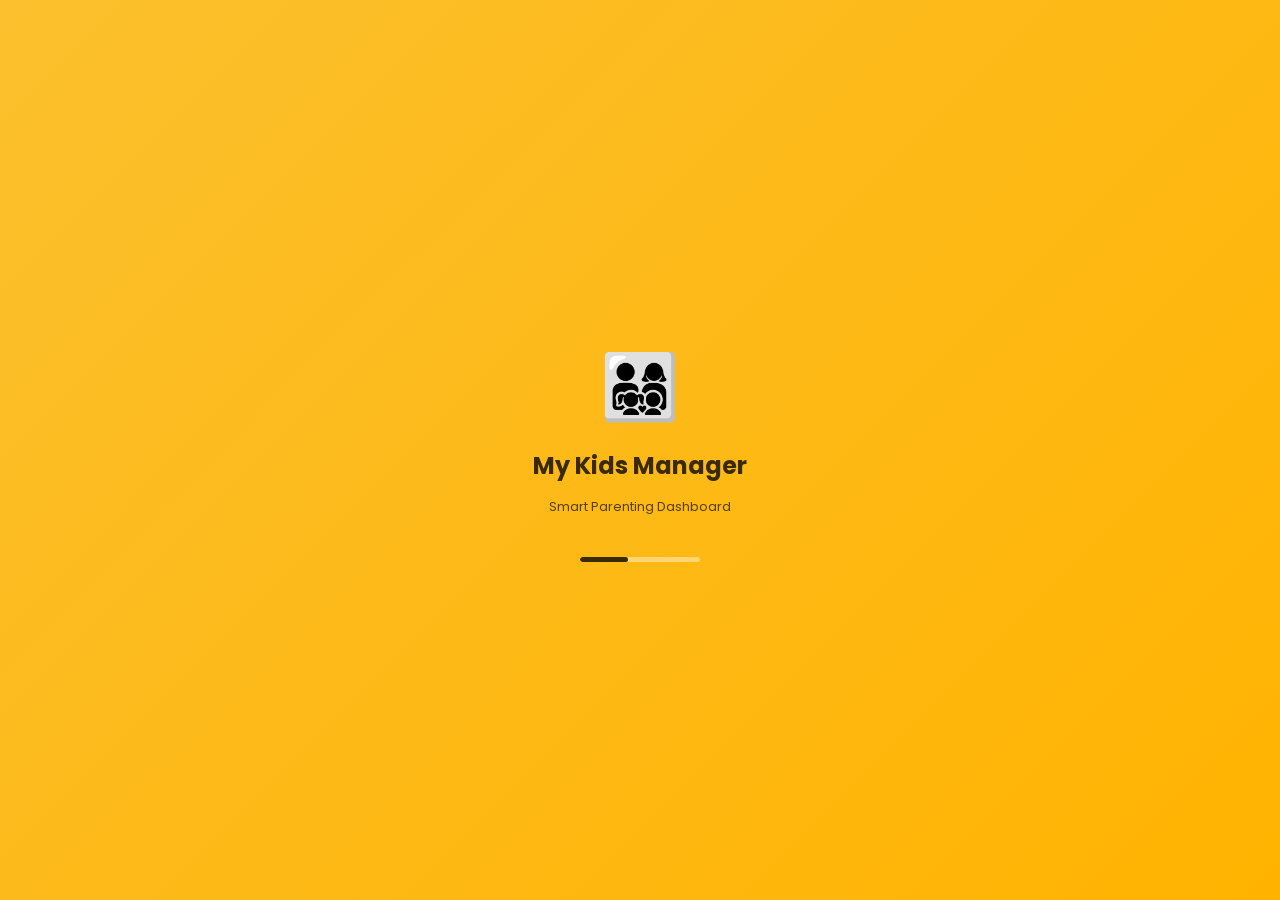
<file: index.html>
<!DOCTYPE html>
<html lang="id">
<head>
<meta charset="UTF-8">
<meta name="viewport" content="width=device-width, initial-scale=1.0, viewport-fit=cover">
<title>My Kids Manager</title>
<meta name="theme-color" content="#FBC02D">
<link rel="manifest" href="manifest.json">
<link rel="preconnect" href="https://fonts.googleapis.com">
<link href="https://fonts.googleapis.com/css2?family=Poppins:wght@400;500;600;700;800&display=swap" rel="stylesheet">
<link rel="stylesheet" href="css/style.css">
<link rel="stylesheet" href="css/responsive.css">
</head>
<body class="no-nav">
  <div class="splash fade-in">
    <div class="logo-emoji">👨‍👩‍👧‍👦</div>
    <h1>My Kids Manager</h1>
    <p>Smart Parenting Dashboard</p>
    <div class="splash-loader"></div>
  </div>

  <script src="js/config.js"></script>
<script src="js/app.js"></script>
  <script>
    setTimeout(() => {
      const session = App.getSession();
      location.href = session ? "dashboard.html" : "login.html";
    }, 1400);
  </script>
</body>
</html>
</file>
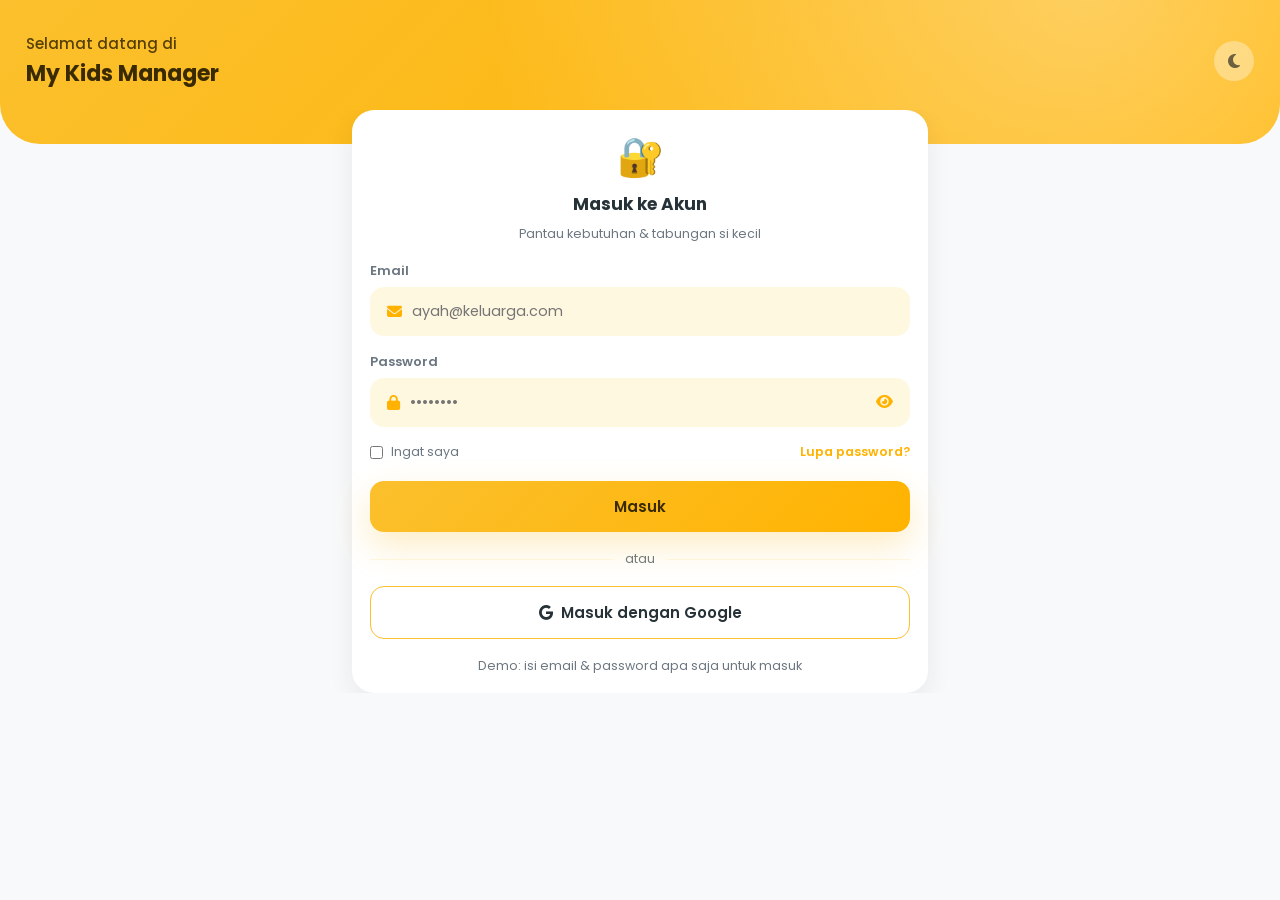
<file: dashboard.html>
<!DOCTYPE html>
<html lang="id">
<head>
<meta charset="UTF-8">
<meta name="viewport" content="width=device-width, initial-scale=1.0, viewport-fit=cover">
<title>Dashboard — My Kids Manager</title>
<meta name="theme-color" content="#FBC02D">
<link rel="manifest" href="manifest.json">
<link rel="preconnect" href="https://fonts.googleapis.com">
<link href="https://fonts.googleapis.com/css2?family=Poppins:wght@400;500;600;700;800&display=swap" rel="stylesheet">
<link rel="stylesheet" href="https://cdnjs.cloudflare.com/ajax/libs/font-awesome/6.5.1/css/all.min.css">
<link rel="stylesheet" href="css/style.css">
<link rel="stylesheet" href="css/responsive.css">
</head>
<body>

<header class="app-header">
  <div class="header-row">
    <div>
      <div class="greeting" id="greetingText">Halo 👋</div>
      <h1>My Kids Manager</h1>
    </div>
    <div class="flex gap-8">
      <button class="header-icon-btn" data-toggle-theme aria-label="Ganti tema"></button>
      <button class="header-icon-btn" id="logoutBtn" aria-label="Keluar"><i class="fa-solid fa-right-from-bracket"></i></button>
    </div>
  </div>
</header>

<main class="container floating-card" data-ptr>

  <!-- Family profile card -->
  <div class="card card-glass slide-up" id="familyCard"></div>

  <!-- Child cards -->
  <div class="section-title"><h2>Anak-anak</h2></div>
  <div class="stagger" id="childrenList" style="display:flex;flex-direction:column;gap:14px;"></div>

  <!-- Ringkasan hari ini -->
  <div class="section-title"><h2>Ringkasan Hari Ini</h2></div>
  <div class="hscroll" id="summaryScroll"></div>

  <!-- Menu utama -->
  <div class="section-title"><h2>Menu Utama</h2></div>
  <div class="menu-grid">
    <a href="wallet.html" class="menu-item"><span class="menu-icon">💰</span>Wallet</a>
    <a href="saving.html" class="menu-item"><span class="menu-icon">🏦</span>Tabungan</a>
    <a href="needs.html" class="menu-item"><span class="menu-icon">🛒</span>Kebutuhan</a>
    <a href="school.html" class="menu-item"><span class="menu-icon">📚</span>Sekolah</a>
    <a href="health.html" class="menu-item"><span class="menu-icon">❤️</span>Kesehatan</a>
    <a href="wishlist.html" class="menu-item"><span class="menu-icon">🎁</span>Wishlist</a>
    <a href="#" class="menu-item" data-soon><span class="menu-icon">📝</span>Catatan</a>
    <a href="report.html" class="menu-item"><span class="menu-icon">📊</span>Laporan</a>
    <a href="#" class="menu-item" data-soon><span class="menu-icon">⚙️</span>Pengaturan</a>
    <a href="profile.html" class="menu-item"><span class="menu-icon">👨‍👩‍👧</span>Profil Anak</a>
  </div>

  <!-- Timeline -->
  <div class="section-title"><h2>Aktivitas Terbaru</h2><a href="report.html">Lihat semua</a></div>
  <div class="card" id="timelineCard"></div>

</main>

<nav class="bottom-nav">
  <a href="dashboard.html" class="nav-item" data-page="dashboard.html"><i class="fa-solid fa-house"></i>Home</a>
  <a href="wallet.html" class="nav-item" data-page="wallet.html"><i class="fa-solid fa-wallet"></i>Wallet</a>
  <a href="#" class="nav-fab ripple" id="quickActionBtn"><i class="fa-solid fa-plus"></i></a>
  <a href="report.html" class="nav-item" data-page="report.html"><i class="fa-solid fa-chart-simple"></i>Laporan</a>
  <a href="profile.html" class="nav-item" data-page="profile.html"><i class="fa-solid fa-user"></i>Profil</a>
</nav>

<!-- Quick action sheet -->
<div id="quickSheet" class="quick-sheet" style="display:none;position:fixed;inset:0;z-index:150;">
  <div class="quick-backdrop" style="position:absolute;inset:0;background:rgba(0,0,0,.4);"></div>
  <div class="card slide-up" style="position:absolute;left:12px;right:12px;bottom:96px;max-width:456px;margin:0 auto;">
    <h3 class="fw-700" style="margin-bottom:12px;">Aksi Cepat</h3>
    <div style="display:grid;grid-template-columns:1fr 1fr;gap:10px;">
      <a href="wallet.html?action=topup" class="btn btn-ghost ripple">💰 Top Up</a>
      <a href="wallet.html?action=expense" class="btn btn-ghost ripple">🧾 Pengeluaran</a>
      <a href="saving.html?action=save" class="btn btn-ghost ripple">🏦 Menabung</a>
      <a href="wishlist.html?action=add" class="btn btn-ghost ripple">🎁 Wishlist</a>
      <a href="needs.html?action=add" class="btn btn-ghost ripple">🛒 Kebutuhan</a>
      <a href="#" id="closeSheet" class="btn btn-outline ripple">Tutup</a>
    </div>
  </div>
</div>

<script src="js/config.js"></script>
<script src="js/app.js"></script>
<script src="js/api.js"></script>
<script src="js/dashboard.js"></script>
</body>
</html>
</file>
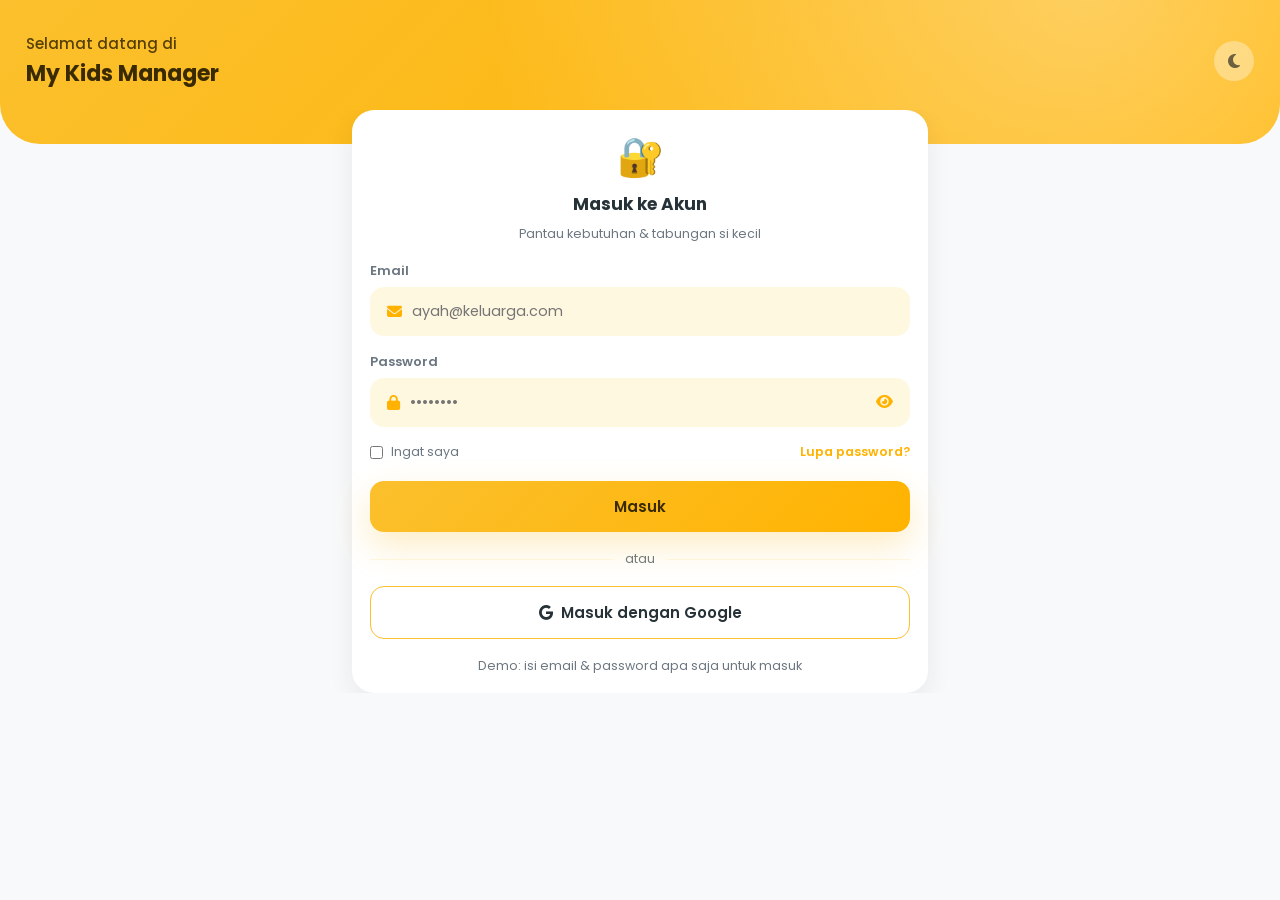
<file: health.html>
<!DOCTYPE html>
<html lang="id">
<head>
<meta charset="UTF-8">
<meta name="viewport" content="width=device-width, initial-scale=1.0, viewport-fit=cover">
<title>Kesehatan — My Kids Manager</title>
<meta name="theme-color" content="#FBC02D">
<link rel="manifest" href="manifest.json">
<link rel="preconnect" href="https://fonts.googleapis.com">
<link href="https://fonts.googleapis.com/css2?family=Poppins:wght@400;500;600;700;800&display=swap" rel="stylesheet">
<link rel="stylesheet" href="https://cdnjs.cloudflare.com/ajax/libs/font-awesome/6.5.1/css/all.min.css">
<link rel="stylesheet" href="css/style.css">
<link rel="stylesheet" href="css/responsive.css">
</head>
<body>

<header class="app-header">
  <div class="header-row">
    <div>
      <div class="greeting"><a href="dashboard.html" style="color:inherit;"><i class="fa-solid fa-arrow-left"></i></a></div>
      <h1>Kesehatan</h1>
    </div>
    <button class="header-icon-btn" data-toggle-theme aria-label="Ganti tema"></button>
  </div>
</header>

<main class="container floating-card" data-ptr>
  <div class="card card-glass slide-up flex items-center justify-between">
    <span class="text-soft text-sm">Pilih Anak</span>
    <select id="childSelect" style="padding:8px 12px;border:none;background:var(--secondary);border-radius:10px;"></select>
  </div>

  <div class="chip-row mt-16" id="filterChips">
    <button class="badge badge-neutral" data-filter="semua">Semua</button>
    <button class="badge badge-neutral" data-filter="imunisasi">💉 Imunisasi</button>
    <button class="badge badge-neutral" data-filter="checkup">🩺 Checkup</button>
    <button class="badge badge-neutral" data-filter="sakit">🤒 Sakit</button>
    <button class="badge badge-neutral" data-filter="obat">💊 Obat</button>
  </div>

  <div class="section-title"><h2>Riwayat Kesehatan</h2><a href="#" id="addHealthLink">+ Tambah</a></div>
  <div id="healthItems" class="stagger" style="display:flex;flex-direction:column;gap:10px;"></div>
</main>

<div id="healthModal" style="display:none;position:fixed;inset:0;z-index:150;">
  <div class="modal-backdrop" style="position:absolute;inset:0;background:rgba(0,0,0,.4);"></div>
  <div class="card slide-up" style="position:absolute;left:12px;right:12px;bottom:24px;max-width:456px;margin:0 auto;">
    <h3 class="fw-700" style="margin-bottom:14px;">Tambah Catatan Kesehatan</h3>
    <form id="healthForm">
      <div class="field"><label>Jenis</label>
        <select id="healthType" style="width:100%;padding:12px 14px;border-radius:14px;border:1.5px solid var(--secondary);background:var(--secondary);">
          <option value="imunisasi">💉 Imunisasi</option>
          <option value="checkup">🩺 Checkup / Kontrol</option>
          <option value="sakit">🤒 Sakit</option>
          <option value="obat">💊 Obat</option>
        </select>
      </div>
      <div class="field"><label>Judul</label>
        <div class="input-wrap"><i class="fa-solid fa-pen"></i><input type="text" id="healthTitle" required placeholder="Contoh: Imunisasi lanjutan"></div>
      </div>
      <div class="field"><label>Tanggal</label>
        <div class="input-wrap"><i class="fa-solid fa-calendar"></i><input type="date" id="healthDate"></div>
      </div>
      <div class="field"><label>Catatan (opsional)</label>
        <div class="input-wrap"><i class="fa-solid fa-note-sticky"></i><input type="text" id="healthNote" placeholder="Detail tambahan"></div>
      </div>
      <div class="flex gap-12">
        <button type="button" id="healthCancel" class="btn btn-outline btn-block ripple">Batal</button>
        <button type="submit" class="btn btn-primary btn-block ripple">Simpan</button>
      </div>
    </form>
  </div>
</div>

<nav class="bottom-nav">
  <a href="dashboard.html" class="nav-item" data-page="dashboard.html"><i class="fa-solid fa-house"></i>Home</a>
  <a href="wallet.html" class="nav-item" data-page="wallet.html"><i class="fa-solid fa-wallet"></i>Wallet</a>
  <a href="needs.html" class="nav-fab ripple"><i class="fa-solid fa-plus"></i></a>
  <a href="report.html" class="nav-item" data-page="report.html"><i class="fa-solid fa-chart-simple"></i>Laporan</a>
  <a href="profile.html" class="nav-item" data-page="profile.html"><i class="fa-solid fa-user"></i>Profil</a>
</nav>

<script src="js/config.js"></script>
<script src="js/app.js"></script>
<script src="js/api.js"></script>
<script src="js/health.js"></script>
</body>
</html>
</file>
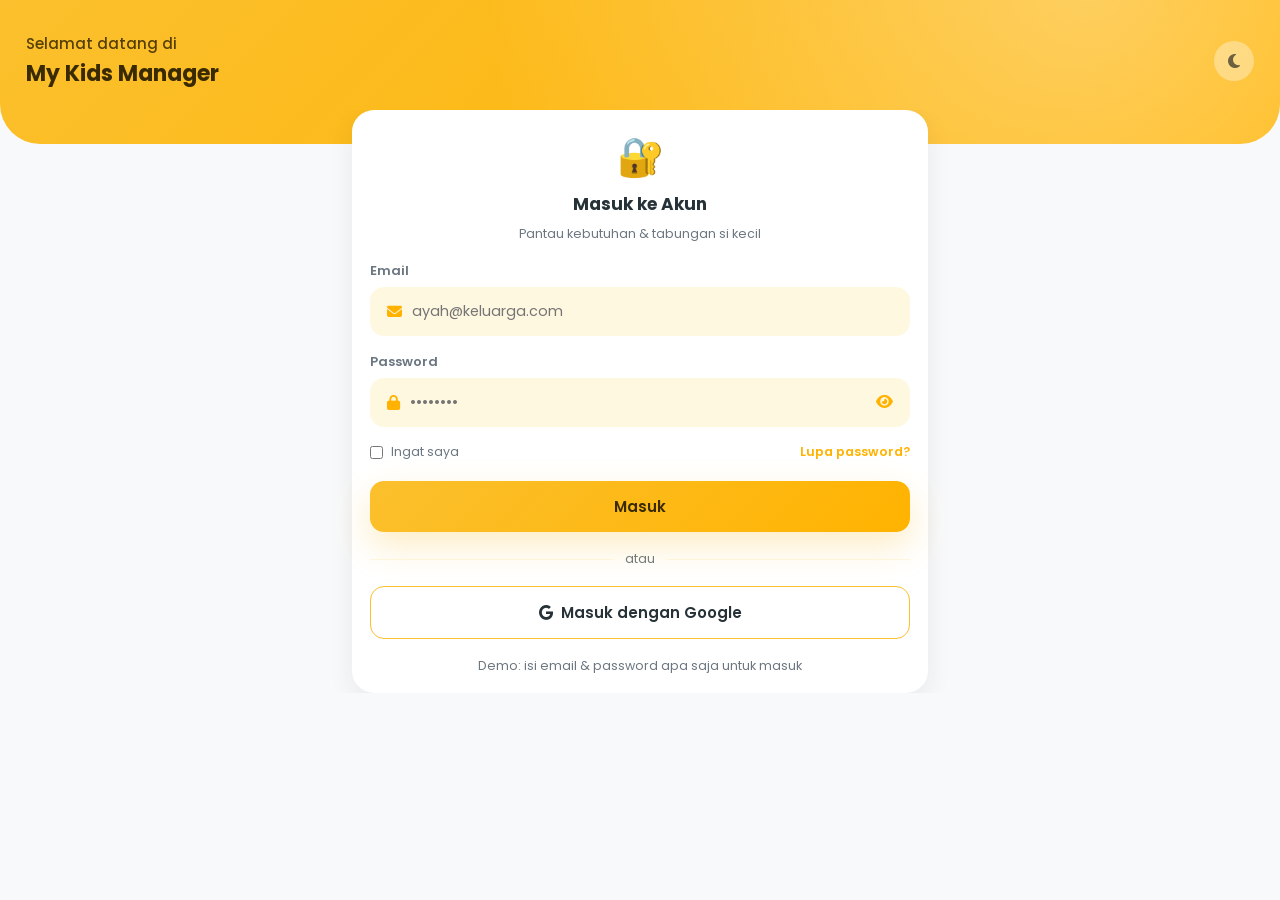
<file: login.html>
<!DOCTYPE html>
<html lang="id">
<head>
<meta charset="UTF-8">
<meta name="viewport" content="width=device-width, initial-scale=1.0, viewport-fit=cover">
<title>Masuk — My Kids Manager</title>
<meta name="theme-color" content="#FBC02D">
<link rel="manifest" href="manifest.json">
<link rel="preconnect" href="https://fonts.googleapis.com">
<link href="https://fonts.googleapis.com/css2?family=Poppins:wght@400;500;600;700;800&display=swap" rel="stylesheet">
<link rel="stylesheet" href="https://cdnjs.cloudflare.com/ajax/libs/font-awesome/6.5.1/css/all.min.css">
<link rel="stylesheet" href="css/style.css">
<link rel="stylesheet" href="css/responsive.css">
<script src="https://accounts.google.com/gsi/client" async defer></script>
</head>
<body class="no-nav">

  <header class="app-header">
    <div class="header-row">
      <div>
        <div class="greeting">Selamat datang di</div>
        <h1>My Kids Manager</h1>
      </div>
      <button class="header-icon-btn" data-toggle-theme aria-label="Ganti tema"></button>
    </div>
  </header>

  <main class="container floating-card slide-up">
    <div class="card">
      <div style="text-align:center;margin-bottom:18px;">
        <div style="font-size:38px;">🔐</div>
        <h2 style="font-size:17px;font-weight:700;margin-top:6px;">Masuk ke Akun</h2>
        <p class="text-soft text-sm mt-8">Pantau kebutuhan &amp; tabungan si kecil</p>
      </div>

      <form id="loginForm">
        <div class="field">
          <label for="email">Email</label>
          <div class="input-wrap">
            <i class="fa-solid fa-envelope"></i>
            <input type="email" id="email" placeholder="ayah@keluarga.com" required>
          </div>
        </div>

        <div class="field">
          <label for="password">Password</label>
          <div class="input-wrap">
            <i class="fa-solid fa-lock"></i>
            <input type="password" id="password" placeholder="••••••••" required>
            <button type="button" id="pwToggle" aria-label="Tampilkan password"><i class="fa-solid fa-eye"></i></button>
          </div>
        </div>

        <div class="flex items-center justify-between mt-8" style="margin-bottom:20px;">
          <label class="flex items-center gap-8 text-sm text-soft">
            <input type="checkbox" id="remember"> Ingat saya
          </label>
          <a href="#" id="forgotPassword" class="text-sm fw-600" style="color:var(--accent);">Lupa password?</a>
        </div>

        <button type="submit" id="loginBtn" class="btn btn-primary btn-block ripple">Masuk</button>
      </form>

      <div class="flex items-center gap-12 mt-16" style="margin:18px 0;">
        <div style="flex:1;height:1px;background:var(--secondary);"></div>
        <span class="text-soft text-sm">atau</span>
        <div style="flex:1;height:1px;background:var(--secondary);"></div>
      </div>

      <div id="googleBtnContainer" style="display:flex;justify-content:center;"></div>
      <button id="googleLoginBtn" class="btn btn-outline btn-block ripple" style="display:none;">
        <i class="fa-brands fa-google"></i> Masuk dengan Google
      </button>

      <p class="text-soft text-sm" style="text-align:center;margin-top:18px;">
        Demo: isi email &amp; password apa saja untuk masuk
      </p>
    </div>
  </main>

  <script src="js/config.js"></script>
<script src="js/app.js"></script>
  <script src="js/api.js"></script>
  <script src="js/auth.js"></script>
</body>
</html>
</file>
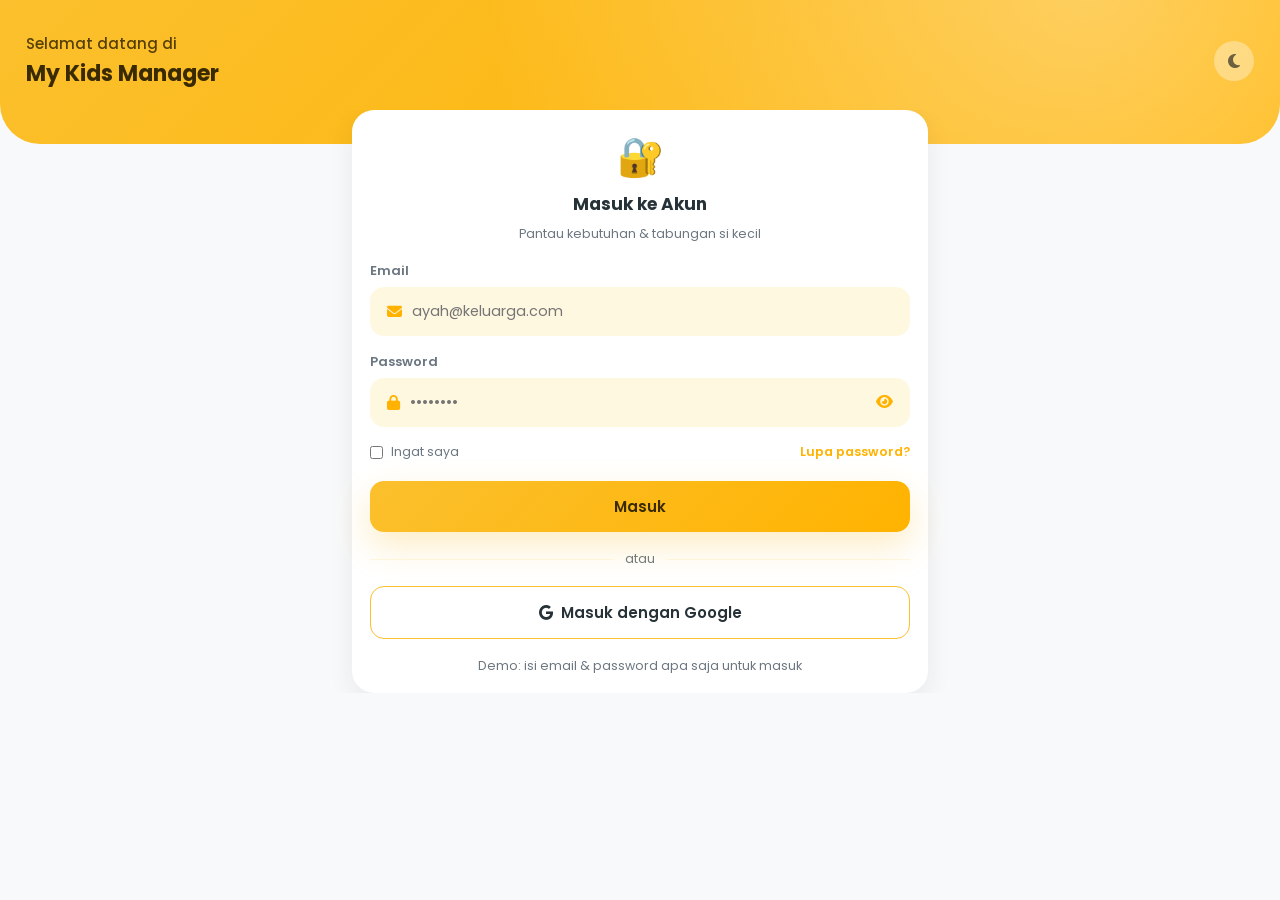
<file: needs.html>
<!DOCTYPE html>
<html lang="id">
<head>
<meta charset="UTF-8">
<meta name="viewport" content="width=device-width, initial-scale=1.0, viewport-fit=cover">
<title>Kebutuhan — My Kids Manager</title>
<meta name="theme-color" content="#FBC02D">
<link rel="manifest" href="manifest.json">
<link rel="preconnect" href="https://fonts.googleapis.com">
<link href="https://fonts.googleapis.com/css2?family=Poppins:wght@400;500;600;700;800&display=swap" rel="stylesheet">
<link rel="stylesheet" href="https://cdnjs.cloudflare.com/ajax/libs/font-awesome/6.5.1/css/all.min.css">
<link rel="stylesheet" href="css/style.css">
<link rel="stylesheet" href="css/responsive.css">
</head>
<body>

<header class="app-header">
  <div class="header-row">
    <div>
      <div class="greeting"><a href="dashboard.html" style="color:inherit;"><i class="fa-solid fa-arrow-left"></i></a></div>
      <h1>Kebutuhan</h1>
    </div>
    <button class="header-icon-btn" data-toggle-theme aria-label="Ganti tema"></button>
  </div>
</header>

<main class="container floating-card" data-ptr>
  <div class="card card-glass slide-up flex items-center justify-between">
    <span class="text-soft text-sm">Pilih Anak</span>
    <select id="childSelect" style="padding:8px 12px;border:none;background:var(--secondary);border-radius:10px;"></select>
  </div>

  <div class="field mt-16">
    <div class="input-wrap">
      <i class="fa-solid fa-magnifying-glass"></i>
      <input type="text" id="searchInput" placeholder="Cari kebutuhan...">
    </div>
  </div>

  <div class="chip-row mt-16" id="categoryGrid"></div>

  <div class="section-title"><h2>Daftar Kebutuhan</h2><a href="#" id="addNeedLink">+ Tambah</a></div>
  <div id="needsItems" class="stagger" style="display:flex;flex-direction:column;gap:10px;"></div>
</main>

<div id="needModal" style="display:none;position:fixed;inset:0;z-index:150;">
  <div class="modal-backdrop" style="position:absolute;inset:0;background:rgba(0,0,0,.4);"></div>
  <div class="card slide-up" style="position:absolute;left:12px;right:12px;bottom:24px;max-width:456px;margin:0 auto;">
    <h3 class="fw-700" style="margin-bottom:14px;">Tambah Kebutuhan</h3>
    <form id="needForm">
      <div class="field"><label>Kategori</label>
        <select id="needCategory" style="width:100%;padding:12px 14px;border-radius:14px;border:1.5px solid var(--secondary);background:var(--secondary);">
          <option value="pakaian">👕 Pakaian</option>
          <option value="sepatu">👟 Sepatu</option>
          <option value="sekolah">📚 Sekolah</option>
          <option value="kesehatan">💊 Kesehatan</option>
          <option value="makanan">🍔 Makanan</option>
          <option value="mainan">🧸 Mainan</option>
        </select>
      </div>
      <div class="field"><label>Nama Barang</label>
        <div class="input-wrap"><i class="fa-solid fa-box"></i><input type="text" id="needItem" required placeholder="Contoh: Buku tulis"></div>
      </div>
      <div class="field"><label>Perkiraan Harga (Rp)</label>
        <div class="input-wrap"><i class="fa-solid fa-tag"></i><input type="number" id="needPrice" min="0" step="1000" required placeholder="55000"></div>
      </div>
      <div class="flex gap-12">
        <button type="button" id="needCancel" class="btn btn-outline btn-block ripple">Batal</button>
        <button type="submit" class="btn btn-primary btn-block ripple">Simpan</button>
      </div>
    </form>
  </div>
</div>

<nav class="bottom-nav">
  <a href="dashboard.html" class="nav-item" data-page="dashboard.html"><i class="fa-solid fa-house"></i>Home</a>
  <a href="wallet.html" class="nav-item" data-page="wallet.html"><i class="fa-solid fa-wallet"></i>Wallet</a>
  <a href="#" class="nav-fab ripple" id="fabAdd"><i class="fa-solid fa-plus"></i></a>
  <a href="report.html" class="nav-item" data-page="report.html"><i class="fa-solid fa-chart-simple"></i>Laporan</a>
  <a href="profile.html" class="nav-item" data-page="profile.html"><i class="fa-solid fa-user"></i>Profil</a>
</nav>

<script src="js/config.js"></script>
<script src="js/app.js"></script>
<script src="js/api.js"></script>
<script src="js/needs.js"></script>
</body>
</html>
</file>
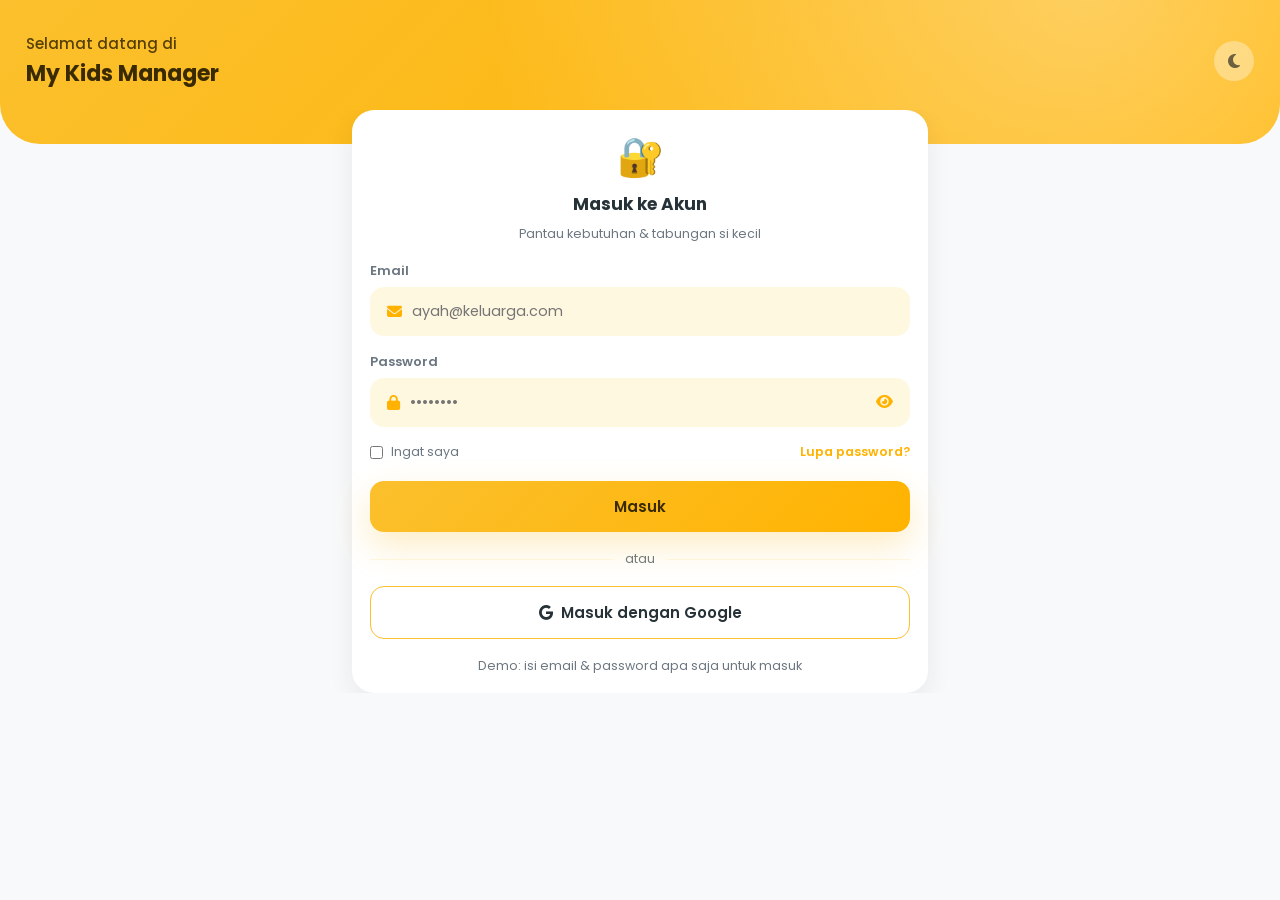
<file: saving.html>
<!DOCTYPE html>
<html lang="id">
<head>
<meta charset="UTF-8">
<meta name="viewport" content="width=device-width, initial-scale=1.0, viewport-fit=cover">
<title>Tabungan — My Kids Manager</title>
<meta name="theme-color" content="#FBC02D">
<link rel="manifest" href="manifest.json">
<link rel="preconnect" href="https://fonts.googleapis.com">
<link href="https://fonts.googleapis.com/css2?family=Poppins:wght@400;500;600;700;800&display=swap" rel="stylesheet">
<link rel="stylesheet" href="https://cdnjs.cloudflare.com/ajax/libs/font-awesome/6.5.1/css/all.min.css">
<link rel="stylesheet" href="css/style.css">
<link rel="stylesheet" href="css/responsive.css">
</head>
<body>

<header class="app-header">
  <div class="header-row">
    <div>
      <div class="greeting"><a href="dashboard.html" style="color:inherit;"><i class="fa-solid fa-arrow-left"></i></a></div>
      <h1>Tabungan</h1>
    </div>
    <button class="header-icon-btn" data-toggle-theme aria-label="Ganti tema"></button>
  </div>
</header>

<main class="container floating-card" data-ptr>
  <div class="card card-glass slide-up flex items-center justify-between">
    <span class="text-soft text-sm">Pilih Anak</span>
    <select id="childSelect" style="padding:8px 12px;border:none;background:var(--secondary);border-radius:10px;"></select>
  </div>

  <div class="section-title"><h2>Target Tabungan</h2><a href="#" id="addTargetLink">+ Tambah Target</a></div>
  <div id="targetList" class="stagger" style="display:flex;flex-direction:column;gap:14px;"></div>

  <div class="section-title"><h2>Riwayat Menabung</h2></div>
  <div id="savingHistory" style="display:flex;flex-direction:column;gap:10px;"></div>
</main>

<!-- Add target modal -->
<div id="targetModal" style="display:none;position:fixed;inset:0;z-index:150;">
  <div class="modal-backdrop" style="position:absolute;inset:0;background:rgba(0,0,0,.4);"></div>
  <div class="card slide-up" style="position:absolute;left:12px;right:12px;bottom:24px;max-width:456px;margin:0 auto;">
    <h3 class="fw-700" style="margin-bottom:14px;">Tambah Target Tabungan</h3>
    <form id="targetForm">
      <div class="field"><label>Nama Target</label>
        <div class="input-wrap"><i class="fa-solid fa-bullseye"></i><input type="text" id="targetTitle" required placeholder="Contoh: Sepeda Baru"></div>
      </div>
      <div class="field"><label>Target (Rp)</label>
        <div class="input-wrap"><i class="fa-solid fa-money-bill"></i><input type="number" id="targetAmount" min="1000" step="1000" required placeholder="1000000"></div>
      </div>
      <div class="flex gap-12">
        <button type="button" id="targetCancel" class="btn btn-outline btn-block ripple">Batal</button>
        <button type="submit" class="btn btn-primary btn-block ripple">Simpan</button>
      </div>
    </form>
  </div>
</div>

<!-- Add saving amount modal -->
<div id="saveModal" style="display:none;position:fixed;inset:0;z-index:150;">
  <div class="modal-backdrop" style="position:absolute;inset:0;background:rgba(0,0,0,.4);"></div>
  <div class="card slide-up" style="position:absolute;left:12px;right:12px;bottom:24px;max-width:456px;margin:0 auto;">
    <h3 class="fw-700" style="margin-bottom:14px;">Tambah Tabungan</h3>
    <form id="saveForm">
      <div class="field"><label>Jumlah (Rp)</label>
        <div class="input-wrap"><i class="fa-solid fa-piggy-bank"></i><input type="number" id="saveAmount" min="1000" step="1000" required placeholder="50000"></div>
      </div>
      <div class="flex gap-12">
        <button type="button" id="saveCancel" class="btn btn-outline btn-block ripple">Batal</button>
        <button type="submit" class="btn btn-primary btn-block ripple">Simpan</button>
      </div>
    </form>
  </div>
</div>

<nav class="bottom-nav">
  <a href="dashboard.html" class="nav-item" data-page="dashboard.html"><i class="fa-solid fa-house"></i>Home</a>
  <a href="wallet.html" class="nav-item" data-page="wallet.html"><i class="fa-solid fa-wallet"></i>Wallet</a>
  <a href="needs.html" class="nav-fab ripple"><i class="fa-solid fa-plus"></i></a>
  <a href="report.html" class="nav-item" data-page="report.html"><i class="fa-solid fa-chart-simple"></i>Laporan</a>
  <a href="profile.html" class="nav-item" data-page="profile.html"><i class="fa-solid fa-user"></i>Profil</a>
</nav>

<script src="js/config.js"></script>
<script src="js/app.js"></script>
<script src="js/api.js"></script>
<script src="js/saving.js"></script>
</body>
</html>
</file>
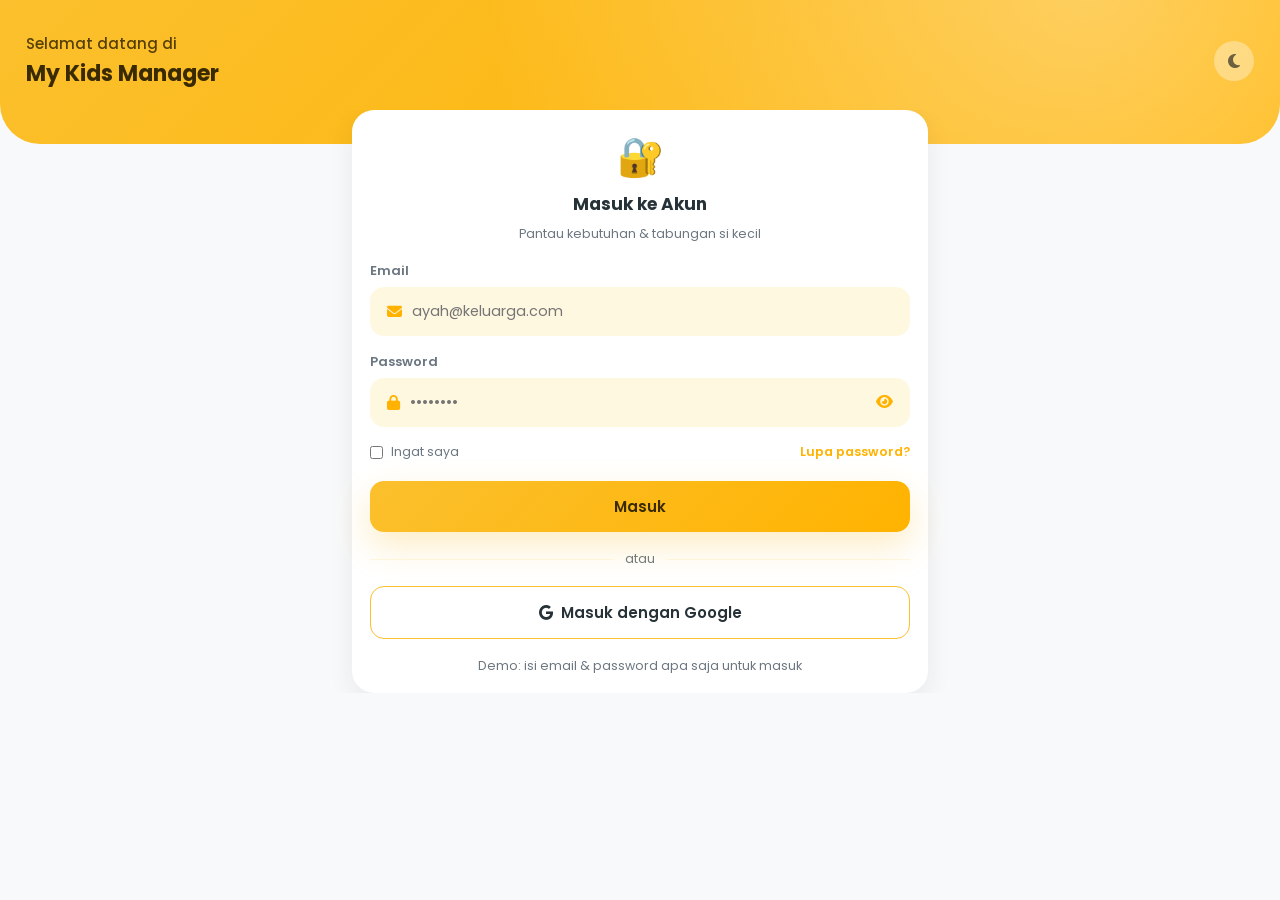
<file: school.html>
<!DOCTYPE html>
<html lang="id">
<head>
<meta charset="UTF-8">
<meta name="viewport" content="width=device-width, initial-scale=1.0, viewport-fit=cover">
<title>Sekolah — My Kids Manager</title>
<meta name="theme-color" content="#FBC02D">
<link rel="manifest" href="manifest.json">
<link rel="preconnect" href="https://fonts.googleapis.com">
<link href="https://fonts.googleapis.com/css2?family=Poppins:wght@400;500;600;700;800&display=swap" rel="stylesheet">
<link rel="stylesheet" href="https://cdnjs.cloudflare.com/ajax/libs/font-awesome/6.5.1/css/all.min.css">
<link rel="stylesheet" href="css/style.css">
<link rel="stylesheet" href="css/responsive.css">
</head>
<body>

<header class="app-header">
  <div class="header-row">
    <div>
      <div class="greeting"><a href="dashboard.html" style="color:inherit;"><i class="fa-solid fa-arrow-left"></i></a></div>
      <h1>Sekolah</h1>
    </div>
    <button class="header-icon-btn" data-toggle-theme aria-label="Ganti tema"></button>
  </div>
</header>

<main class="container floating-card" data-ptr>
  <div class="card card-glass slide-up flex items-center justify-between">
    <span class="text-soft text-sm">Pilih Anak</span>
    <select id="childSelect" style="padding:8px 12px;border:none;background:var(--secondary);border-radius:10px;"></select>
  </div>

  <div class="chip-row mt-16" id="filterChips">
    <button class="badge badge-neutral" data-filter="semua">Semua</button>
    <button class="badge badge-neutral" data-filter="tugas">📝 Tugas</button>
    <button class="badge badge-neutral" data-filter="nilai">💯 Nilai</button>
    <button class="badge badge-neutral" data-filter="jadwal">📅 Jadwal</button>
    <button class="badge badge-neutral" data-filter="pengumuman">📢 Pengumuman</button>
  </div>

  <div class="section-title"><h2>Catatan Sekolah</h2><a href="#" id="addSchoolLink">+ Tambah</a></div>
  <div id="schoolItems" class="stagger" style="display:flex;flex-direction:column;gap:10px;"></div>
</main>

<div id="schoolModal" style="display:none;position:fixed;inset:0;z-index:150;">
  <div class="modal-backdrop" style="position:absolute;inset:0;background:rgba(0,0,0,.4);"></div>
  <div class="card slide-up" style="position:absolute;left:12px;right:12px;bottom:24px;max-width:456px;margin:0 auto;">
    <h3 class="fw-700" style="margin-bottom:14px;">Tambah Catatan Sekolah</h3>
    <form id="schoolForm">
      <div class="field"><label>Jenis</label>
        <select id="schoolType" style="width:100%;padding:12px 14px;border-radius:14px;border:1.5px solid var(--secondary);background:var(--secondary);">
          <option value="tugas">📝 Tugas / PR</option>
          <option value="nilai">💯 Nilai</option>
          <option value="jadwal">📅 Jadwal / Ujian</option>
          <option value="pengumuman">📢 Pengumuman</option>
        </select>
      </div>
      <div class="field"><label>Judul</label>
        <div class="input-wrap"><i class="fa-solid fa-pen"></i><input type="text" id="schoolTitle" required placeholder="Contoh: PR Matematika bab pecahan"></div>
      </div>
      <div class="field"><label>Tanggal</label>
        <div class="input-wrap"><i class="fa-solid fa-calendar"></i><input type="date" id="schoolDate"></div>
      </div>
      <div class="field"><label>Catatan (opsional)</label>
        <div class="input-wrap"><i class="fa-solid fa-note-sticky"></i><input type="text" id="schoolNote" placeholder="Detail tambahan"></div>
      </div>
      <div class="flex gap-12">
        <button type="button" id="schoolCancel" class="btn btn-outline btn-block ripple">Batal</button>
        <button type="submit" class="btn btn-primary btn-block ripple">Simpan</button>
      </div>
    </form>
  </div>
</div>

<nav class="bottom-nav">
  <a href="dashboard.html" class="nav-item" data-page="dashboard.html"><i class="fa-solid fa-house"></i>Home</a>
  <a href="wallet.html" class="nav-item" data-page="wallet.html"><i class="fa-solid fa-wallet"></i>Wallet</a>
  <a href="needs.html" class="nav-fab ripple"><i class="fa-solid fa-plus"></i></a>
  <a href="report.html" class="nav-item" data-page="report.html"><i class="fa-solid fa-chart-simple"></i>Laporan</a>
  <a href="profile.html" class="nav-item" data-page="profile.html"><i class="fa-solid fa-user"></i>Profil</a>
</nav>

<script src="js/config.js"></script>
<script src="js/app.js"></script>
<script src="js/api.js"></script>
<script src="js/school.js"></script>
</body>
</html>
</file>
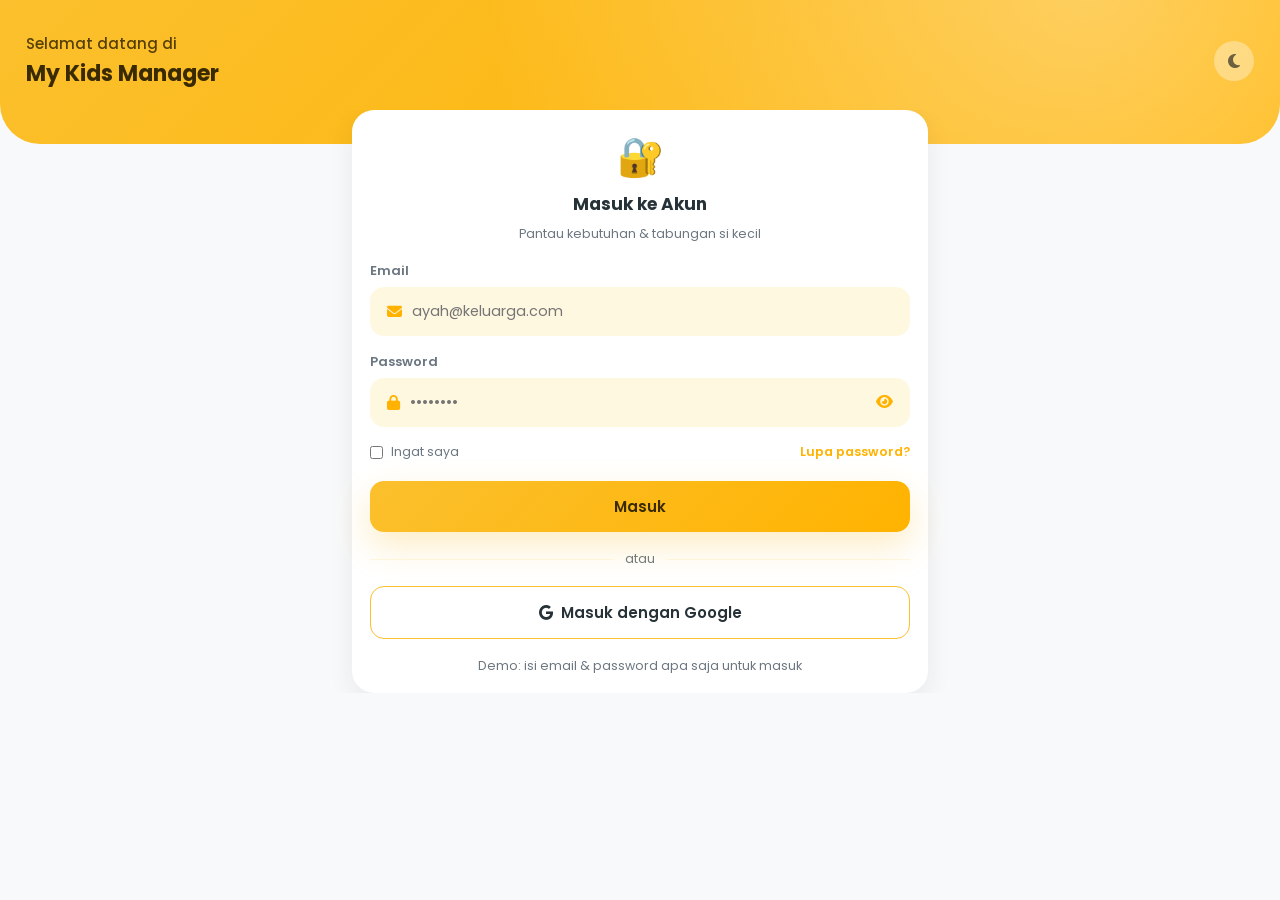
<file: wallet.html>
<!DOCTYPE html>
<html lang="id">
<head>
<meta charset="UTF-8">
<meta name="viewport" content="width=device-width, initial-scale=1.0, viewport-fit=cover">
<title>Wallet — My Kids Manager</title>
<meta name="theme-color" content="#FBC02D">
<link rel="manifest" href="manifest.json">
<link rel="preconnect" href="https://fonts.googleapis.com">
<link href="https://fonts.googleapis.com/css2?family=Poppins:wght@400;500;600;700;800&display=swap" rel="stylesheet">
<link rel="stylesheet" href="https://cdnjs.cloudflare.com/ajax/libs/font-awesome/6.5.1/css/all.min.css">
<link rel="stylesheet" href="css/style.css">
<link rel="stylesheet" href="css/responsive.css">
</head>
<body>

<header class="app-header">
  <div class="header-row">
    <div>
      <div class="greeting"><a href="dashboard.html" style="color:inherit;"><i class="fa-solid fa-arrow-left"></i></a></div>
      <h1>Wallet</h1>
    </div>
    <button class="header-icon-btn" data-toggle-theme aria-label="Ganti tema"></button>
  </div>
</header>

<main class="container floating-card" data-ptr>

  <div class="card card-glass slide-up">
    <div class="flex items-center justify-between">
      <span class="text-soft text-sm">Pilih Anak</span>
      <select id="childSelect" class="input-wrap" style="padding:8px 12px;border:none;background:var(--secondary);border-radius:10px;"></select>
    </div>
    <div class="mt-16" style="text-align:center;">
      <div class="text-soft text-sm">Saldo Saat Ini</div>
      <div id="balanceValue" class="fw-700" style="font-size:30px;margin-top:4px;">Rp0</div>
    </div>
    <div class="flex gap-12 mt-16">
      <button id="topupBtn" class="btn btn-primary btn-block ripple"><i class="fa-solid fa-plus"></i> Top Up</button>
      <button id="expenseBtn" class="btn btn-outline btn-block ripple"><i class="fa-solid fa-minus"></i> Pengeluaran</button>
    </div>
  </div>

  <div class="section-title"><h2>Riwayat Transaksi</h2></div>
  <div id="txList" class="stagger" style="display:flex;flex-direction:column;gap:10px;"></div>

</main>

<!-- Modal -->
<div id="txModal" style="display:none;position:fixed;inset:0;z-index:150;">
  <div class="modal-backdrop" style="position:absolute;inset:0;background:rgba(0,0,0,.4);"></div>
  <div class="card slide-up" style="position:absolute;left:12px;right:12px;bottom:24px;max-width:456px;margin:0 auto;">
    <h3 id="modalTitle" class="fw-700" style="margin-bottom:14px;">Top Up Saldo</h3>
    <form id="txForm">
      <div class="field">
        <label>Jumlah (Rp)</label>
        <div class="input-wrap"><i class="fa-solid fa-money-bill"></i><input type="number" id="txAmount" min="1000" step="1000" required placeholder="50000"></div>
      </div>
      <div class="field">
        <label>Catatan</label>
        <div class="input-wrap"><i class="fa-solid fa-pen"></i><input type="text" id="txNote" placeholder="Contoh: Uang saku mingguan"></div>
      </div>
      <div class="flex gap-12">
        <button type="button" id="modalCancel" class="btn btn-outline btn-block ripple">Batal</button>
        <button type="submit" class="btn btn-primary btn-block ripple">Simpan</button>
      </div>
    </form>
  </div>
</div>

<nav class="bottom-nav">
  <a href="dashboard.html" class="nav-item" data-page="dashboard.html"><i class="fa-solid fa-house"></i>Home</a>
  <a href="wallet.html" class="nav-item" data-page="wallet.html"><i class="fa-solid fa-wallet"></i>Wallet</a>
  <a href="needs.html" class="nav-fab ripple"><i class="fa-solid fa-plus"></i></a>
  <a href="report.html" class="nav-item" data-page="report.html"><i class="fa-solid fa-chart-simple"></i>Laporan</a>
  <a href="profile.html" class="nav-item" data-page="profile.html"><i class="fa-solid fa-user"></i>Profil</a>
</nav>

<script src="js/config.js"></script>
<script src="js/app.js"></script>
<script src="js/api.js"></script>
<script src="js/wallet.js"></script>
</body>
</html>
</file>
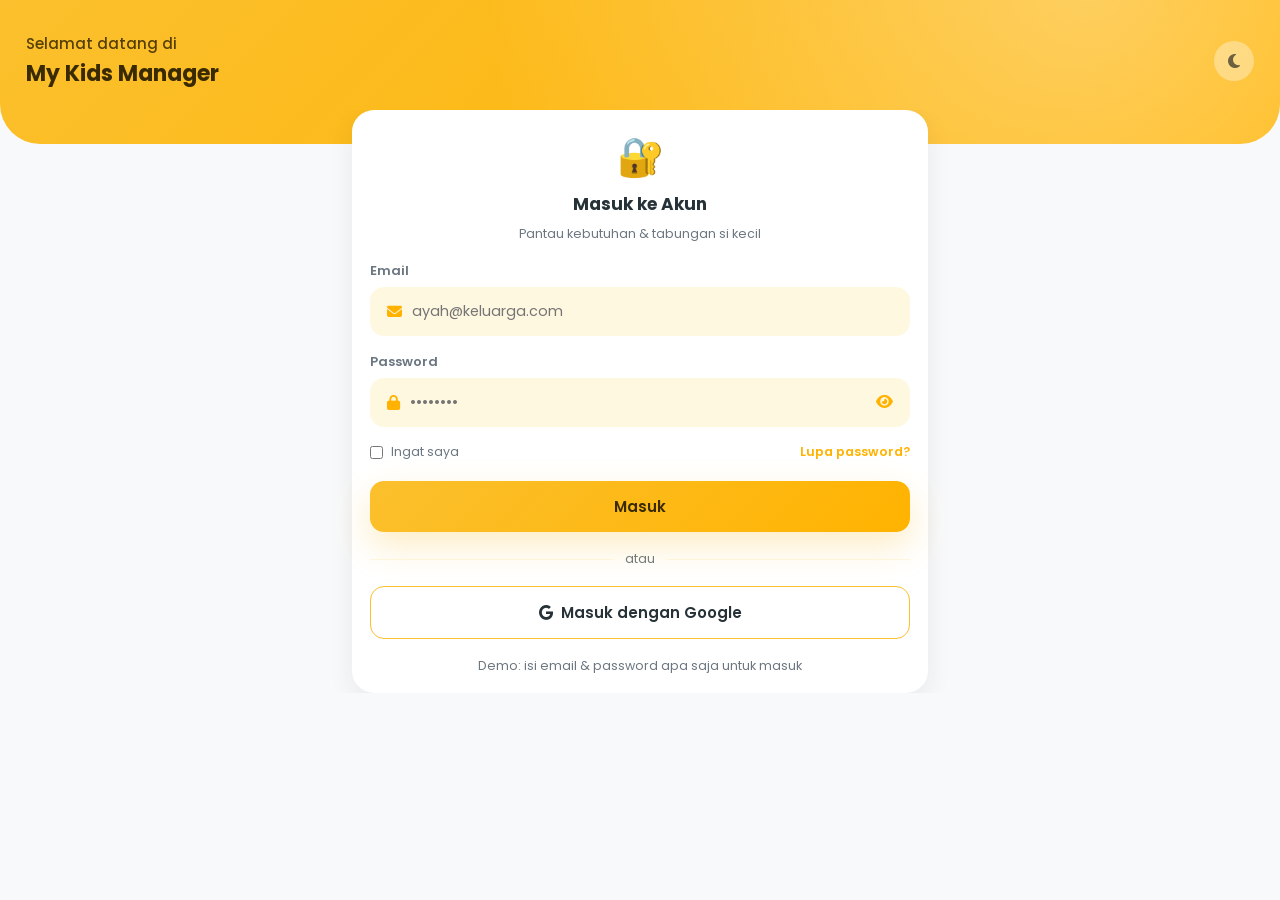
<file: wishlist.html>
<!DOCTYPE html>
<html lang="id">
<head>
<meta charset="UTF-8">
<meta name="viewport" content="width=device-width, initial-scale=1.0, viewport-fit=cover">
<title>Wishlist — My Kids Manager</title>
<meta name="theme-color" content="#FBC02D">
<link rel="manifest" href="manifest.json">
<link rel="preconnect" href="https://fonts.googleapis.com">
<link href="https://fonts.googleapis.com/css2?family=Poppins:wght@400;500;600;700;800&display=swap" rel="stylesheet">
<link rel="stylesheet" href="https://cdnjs.cloudflare.com/ajax/libs/font-awesome/6.5.1/css/all.min.css">
<link rel="stylesheet" href="css/style.css">
<link rel="stylesheet" href="css/responsive.css">
</head>
<body>

<header class="app-header">
  <div class="header-row">
    <div>
      <div class="greeting"><a href="dashboard.html" style="color:inherit;"><i class="fa-solid fa-arrow-left"></i></a></div>
      <h1>Wishlist</h1>
    </div>
    <button class="header-icon-btn" data-toggle-theme aria-label="Ganti tema"></button>
  </div>
</header>

<main class="container floating-card" data-ptr>
  <div class="card card-glass slide-up flex items-center justify-between">
    <span class="text-soft text-sm">Pilih Anak</span>
    <select id="childSelect" style="padding:8px 12px;border:none;background:var(--secondary);border-radius:10px;"></select>
  </div>

  <div class="chip-row mt-16" id="filterChips">
    <button class="badge badge-neutral" data-filter="semua">Semua</button>
    <button class="badge badge-warning" data-filter="belum">Belum</button>
    <button class="badge badge-neutral" data-filter="disetujui">Disetujui</button>
    <button class="badge badge-success" data-filter="sudah">Sudah dibeli</button>
  </div>

  <div class="section-title"><h2>Daftar Keinginan</h2><a href="#" id="addWishLink">+ Tambah</a></div>
  <div id="wishlistItems" class="stagger" style="display:flex;flex-direction:column;gap:10px;"></div>
</main>

<div id="wishModal" style="display:none;position:fixed;inset:0;z-index:150;">
  <div class="modal-backdrop" style="position:absolute;inset:0;background:rgba(0,0,0,.4);"></div>
  <div class="card slide-up" style="position:absolute;left:12px;right:12px;bottom:24px;max-width:456px;margin:0 auto;">
    <h3 class="fw-700" style="margin-bottom:14px;">Tambah Wishlist</h3>
    <form id="wishForm">
      <div class="field"><label>Nama Barang</label>
        <div class="input-wrap"><i class="fa-solid fa-gift"></i><input type="text" id="wishItem" required placeholder="Contoh: Bola futsal"></div>
      </div>
      <div class="field"><label>Perkiraan Harga (Rp)</label>
        <div class="input-wrap"><i class="fa-solid fa-tag"></i><input type="number" id="wishPrice" min="0" step="1000" required placeholder="150000"></div>
      </div>
      <div class="flex gap-12">
        <button type="button" id="wishCancel" class="btn btn-outline btn-block ripple">Batal</button>
        <button type="submit" class="btn btn-primary btn-block ripple">Simpan</button>
      </div>
    </form>
  </div>
</div>

<nav class="bottom-nav">
  <a href="dashboard.html" class="nav-item" data-page="dashboard.html"><i class="fa-solid fa-house"></i>Home</a>
  <a href="wallet.html" class="nav-item" data-page="wallet.html"><i class="fa-solid fa-wallet"></i>Wallet</a>
  <a href="needs.html" class="nav-fab ripple"><i class="fa-solid fa-plus"></i></a>
  <a href="report.html" class="nav-item" data-page="report.html"><i class="fa-solid fa-chart-simple"></i>Laporan</a>
  <a href="profile.html" class="nav-item" data-page="profile.html"><i class="fa-solid fa-user"></i>Profil</a>
</nav>

<script src="js/config.js"></script>
<script src="js/app.js"></script>
<script src="js/api.js"></script>
<script src="js/wishlist.js"></script>
</body>
</html>
</file>
<file: css/style.css>
/* ===========================================================
   My Kids Manager — Design System
   Signature element: "Growth Ring" — every progress indicator
   (savings target, wishlist, wallet) renders as a sprouting
   circular ring rather than a flat bar, tying the visual
   language back to "perkembangan anak" (children's growth).
   =========================================================== */

:root{
  --primary:#FBC02D;
  --secondary:#FFF8E1;
  --accent:#FFB300;
  --success:#4CAF50;
  --danger:#E53935;
  --bg:#F8F9FA;
  --card:#FFFFFF;
  --text:#263238;
  --text-soft:#6b7680;
  --gradient: linear-gradient(135deg,#FBC02D 0%,#FFB300 100%);
  --radius-lg:22px;
  --radius-md:16px;
  --radius-sm:10px;
  --shadow-soft: 0 8px 24px rgba(38,42,56,0.08);
  --shadow-lift: 0 14px 34px rgba(251,192,45,0.28);
  --nav-h:72px;
  --safe-bottom: env(safe-area-inset-bottom, 0px);
}

[data-theme="dark"]{
  --bg:#14171C;
  --card:#1E2228;
  --text:#F2F3F5;
  --text-soft:#9AA2AC;
  --secondary:#2A2410;
  --shadow-soft: 0 8px 24px rgba(0,0,0,0.35);
}

*{ box-sizing:border-box; margin:0; padding:0; }

html,body{ height:100%; overflow-x:hidden; width:100%; }

body{
  font-family:'Poppins',sans-serif;
  background:var(--bg);
  color:var(--text);
  -webkit-font-smoothing:antialiased;
  transition:background .3s ease, color .3s ease;
  padding-bottom:calc(var(--nav-h) + var(--safe-bottom) + 12px);
}

body.no-nav{ padding-bottom:0; }

img{ max-width:100%; display:block; }
a{ text-decoration:none; color:inherit; }
button{ font-family:inherit; border:none; background:none; cursor:pointer; }
ul{ list-style:none; }
input,select,textarea{ font-family:inherit; }

.container{ max-width:480px; margin:0 auto; padding:0 18px; position:relative; overflow-x:hidden; }

/* ---------- Header ---------- */
.app-header{
  background:var(--gradient);
  color:#3a2a00;
  padding:26px 18px 46px;
  border-radius:0 0 32px 32px;
  position:relative;
  overflow:hidden;
}
.app-header::after{
  content:"";
  position:absolute; inset:0;
  background:radial-gradient(circle at 85% -10%, rgba(255,255,255,.35), transparent 55%);
  pointer-events:none;
}
.app-header .greeting{ font-size:15px; opacity:.85; font-weight:500; }
.app-header h1{ font-size:22px; font-weight:700; margin-top:2px; }
.app-header .header-row{ display:flex; align-items:center; justify-content:space-between; gap:12px; }
.header-icon-btn{
  width:40px; height:40px; border-radius:50%;
  background:rgba(255,255,255,.35);
  display:flex; align-items:center; justify-content:center;
  font-size:16px; color:#3a2a00;
  backdrop-filter: blur(6px);
}

/* ---------- Glass / Card ---------- */
.card{
  background:var(--card);
  border-radius:var(--radius-lg);
  box-shadow:var(--shadow-soft);
  padding:18px;
}
.card-glass{
  background:rgba(255,255,255,.55);
  backdrop-filter: blur(14px);
  -webkit-backdrop-filter: blur(14px);
  border:1px solid rgba(255,255,255,.4);
  border-radius:var(--radius-lg);
  box-shadow:var(--shadow-soft);
}
[data-theme="dark"] .card-glass{
  background:rgba(30,34,40,.55);
  border:1px solid rgba(255,255,255,.06);
}

.floating-card{
  margin-top:-34px;
  position:relative;
  z-index:2;
}

.card-hover{ transition: transform .22s ease, box-shadow .22s ease; }
.card-hover:active{ transform: scale(.97); }
@media (hover:hover){
  .card-hover:hover{ transform: translateY(-3px); box-shadow:0 18px 30px rgba(38,42,56,.12); }
}

/* ---------- Buttons ---------- */
.btn{
  display:inline-flex; align-items:center; justify-content:center; gap:8px;
  padding:14px 20px;
  border-radius:14px;
  font-weight:600;
  font-size:15px;
  position:relative;
  overflow:hidden;
  transition: transform .15s ease, box-shadow .15s ease;
}
.btn-primary{ background:var(--gradient); color:#3a2a00; box-shadow:var(--shadow-lift); }
.btn-primary:active{ transform:scale(.97); }
.btn-outline{ background:transparent; border:1.5px solid var(--primary); color:var(--text); }
.btn-block{ width:100%; }
.btn-sm{ padding:9px 14px; font-size:13px; border-radius:10px; }
.btn-ghost{ background:var(--secondary); color:var(--text); }

/* ripple */
.ripple{ position:relative; overflow:hidden; }
.ripple-effect{
  position:absolute; border-radius:50%;
  background:rgba(255,255,255,.55);
  transform:scale(0);
  animation:ripple .55s ease-out;
  pointer-events:none;
}
@keyframes ripple{ to{ transform:scale(3.2); opacity:0; } }

/* ---------- Forms ---------- */
.field{ margin-bottom:16px; }
.field label{ font-size:13px; font-weight:600; color:var(--text-soft); display:block; margin-bottom:6px; }
.input-wrap{
  display:flex; align-items:center; gap:10px;
  background:var(--secondary);
  border-radius:14px;
  padding:13px 16px;
  border:1.5px solid transparent;
  transition:border-color .2s ease;
  min-width:0;
}
.input-wrap:focus-within{ border-color:var(--primary); }
.input-wrap input{
  border:none; background:transparent; outline:none; flex:1;
  font-size:14.5px; color:var(--text);
  min-width:0;
}
.input-wrap i{ color:var(--accent); font-size:15px; }

/* ---------- Bottom Navigation ---------- */
.bottom-nav{
  position:fixed; left:0; right:0; bottom:0;
  height:calc(var(--nav-h) + var(--safe-bottom));
  padding-bottom:var(--safe-bottom);
  background:var(--card);
  box-shadow:0 -8px 24px rgba(38,42,56,.08);
  border-radius:26px 26px 0 0;
  display:flex; align-items:center; justify-content:space-around;
  z-index:50;
}
.nav-item{
  display:flex; flex-direction:column; align-items:center; gap:4px;
  font-size:10.5px; color:var(--text-soft); font-weight:500;
  width:56px;
}
.nav-item i{ font-size:18px; }
.nav-item.active{ color:var(--accent); }
.nav-item.active i{ transform:translateY(-2px); }
.nav-fab{
  width:56px; height:56px; border-radius:50%;
  background:var(--gradient);
  display:flex; align-items:center; justify-content:center;
  color:#3a2a00; font-size:22px;
  margin-top:-30px;
  box-shadow:var(--shadow-lift);
  transition:transform .2s ease;
}
.nav-fab:active{ transform:scale(.92) rotate(90deg); }

/* ---------- Growth Ring (signature progress element) ---------- */
.growth-ring{ position:relative; width:64px; height:64px; flex-shrink:0; }
.growth-ring svg{ transform:rotate(-90deg); width:100%; height:100%; }
.growth-ring circle{ fill:none; stroke-width:7; stroke-linecap:round; }
.growth-ring .ring-track{ stroke:var(--secondary); }
.growth-ring .ring-fill{
  stroke:var(--accent);
  stroke-dasharray:163.36; /* 2*pi*26 */
  transition:stroke-dashoffset 1s cubic-bezier(.22,1,.36,1);
}
.growth-ring .ring-sprout{
  position:absolute; inset:0;
  display:flex; align-items:center; justify-content:center;
  font-size:11px; font-weight:700; color:var(--text);
}

/* linear growth bar variant (wallet / target list) */
.grow-bar{ height:10px; border-radius:8px; background:var(--secondary); overflow:hidden; position:relative; }
.grow-bar__fill{
  height:100%; border-radius:8px; background:var(--gradient);
  position:relative;
  transition:width 1s cubic-bezier(.22,1,.36,1);
}
.grow-bar__fill::after{
  content:"🌱"; position:absolute; right:-8px; top:50%; transform:translateY(-50%);
  font-size:14px;
}

/* ---------- Chips / Badges ---------- */
.badge{ font-size:11px; font-weight:600; padding:4px 10px; border-radius:20px; }
.badge-success{ background:rgba(76,175,80,.12); color:var(--success); }
.badge-warning{ background:rgba(255,179,0,.14); color:#a06400; }
.badge-danger{ background:rgba(229,57,53,.12); color:var(--danger); }
.badge-neutral{ background:var(--secondary); color:var(--text-soft); }

/* ---------- Horizontal scroller (Ringkasan Hari Ini) ---------- */
.hscroll{ display:flex; gap:12px; overflow-x:auto; padding:4px 2px 10px; scrollbar-width:none; }
.hscroll::-webkit-scrollbar{ display:none; }
.stat-pill{
  flex:0 0 auto; min-width:132px;
  background:var(--card); border-radius:var(--radius-md);
  box-shadow:var(--shadow-soft); padding:14px;
}
.stat-pill .stat-icon{ font-size:20px; }
.stat-pill .stat-label{ font-size:11px; color:var(--text-soft); margin-top:6px; }
.stat-pill .stat-value{ font-size:15px; font-weight:700; margin-top:2px; }

/* ---------- Horizontally scrollable chip row (filters, categories) ---------- */
.chip-row{ display:flex; gap:8px; overflow-x:auto; padding:2px 2px 8px; scrollbar-width:none; }
.chip-row::-webkit-scrollbar{ display:none; }
.chip-row > *{ flex:0 0 auto; white-space:nowrap; }

.category-chip{
  display:flex; flex-direction:column; align-items:center; gap:6px;
  font-size:11px; font-weight:500; color:var(--text-soft);
  min-width:60px;
}
.category-chip-icon{
  width:50px; height:50px; border-radius:16px;
  background:var(--secondary);
  display:flex; align-items:center; justify-content:center; font-size:20px;
  transition: transform .18s ease, background .18s ease;
}
.category-chip.active .category-chip-icon{ background:var(--gradient); }
.category-chip.active{ color:var(--text); font-weight:700; }
.category-chip:active .category-chip-icon{ transform:scale(.9); }

/* ---------- Menu grid ---------- */
.menu-grid{ display:grid; grid-template-columns:repeat(4,1fr); gap:16px 8px; }
.menu-item{ display:flex; flex-direction:column; align-items:center; gap:8px; font-size:11px; font-weight:500; color:var(--text-soft); }
.menu-item .menu-icon{
  width:50px; height:50px; border-radius:16px;
  background:var(--secondary);
  display:flex; align-items:center; justify-content:center; font-size:20px;
  transition:transform .18s ease;
}
.menu-item:active .menu-icon{ transform:scale(.9); }

/* ---------- Section heading ---------- */
.section-title{ display:flex; align-items:center; justify-content:space-between; margin:22px 0 12px; }
.section-title h2{ font-size:16px; font-weight:700; }
.section-title a{ font-size:12.5px; color:var(--accent); font-weight:600; }

/* ---------- Timeline ---------- */
.timeline-item{ display:flex; gap:12px; padding:12px 0; border-bottom:1px solid var(--secondary); }
.timeline-item:last-child{ border-bottom:none; }
.timeline-dot{ width:34px; height:34px; border-radius:50%; background:var(--secondary); display:flex; align-items:center; justify-content:center; font-size:15px; flex-shrink:0; }
.timeline-body p{ font-size:13.5px; }
.timeline-body span{ font-size:11px; color:var(--text-soft); }

/* ---------- Skeleton ---------- */
.skeleton{
  background:linear-gradient(90deg, var(--secondary) 25%, rgba(255,255,255,.6) 37%, var(--secondary) 63%);
  background-size:400% 100%;
  animation:skeleton-loading 1.4s ease infinite;
  border-radius:var(--radius-sm);
}
@keyframes skeleton-loading{ 0%{background-position:100% 50%;} 100%{background-position:0 50%;} }

/* ---------- Toast ---------- */
.toast-stack{ position:fixed; top:16px; left:0; right:0; z-index:200; display:flex; flex-direction:column; align-items:center; gap:8px; pointer-events:none; }
.toast{
  background:var(--text); color:#fff; font-size:13px; font-weight:500;
  padding:11px 18px; border-radius:30px; box-shadow:0 10px 24px rgba(0,0,0,.2);
  opacity:0; transform:translateY(-14px);
  animation:toast-in .35s ease forwards, toast-out .35s ease 2.2s forwards;
}
@keyframes toast-in{ to{ opacity:1; transform:translateY(0);} }
@keyframes toast-out{ to{ opacity:0; transform:translateY(-14px);} }

/* ---------- Pull to refresh ---------- */
.ptr-indicator{
  display:flex; align-items:center; justify-content:center;
  height:0; overflow:hidden; color:var(--accent); font-size:13px; gap:8px;
  transition:height .2s ease;
}
.ptr-indicator.active{ height:44px; }
.ptr-indicator i{ animation:spin 1s linear infinite; }
@keyframes spin{ to{ transform:rotate(360deg);} }

/* ---------- Splash ---------- */
.splash{
  min-height:100vh; display:flex; flex-direction:column; align-items:center; justify-content:center;
  background:var(--gradient); text-align:center; color:#3a2a00; gap:14px;
}
.splash .logo-emoji{ font-size:64px; }
.splash h1{ font-size:24px; font-weight:700; }
.splash p{ font-size:13px; opacity:.85; }
.splash-loader{
  margin-top:26px; width:120px; height:5px; border-radius:10px; background:rgba(255,255,255,.4); overflow:hidden;
}
.splash-loader::after{
  content:""; display:block; width:40%; height:100%; background:#3a2a00; border-radius:10px;
  animation:splash-load 1.1s ease-in-out infinite;
}
@keyframes splash-load{ 0%{margin-left:-40%;} 100%{margin-left:100%;} }

/* ---------- Empty state ---------- */
.empty-state{ text-align:center; padding:40px 20px; color:var(--text-soft); }
.empty-state .empty-emoji{ font-size:40px; margin-bottom:10px; }
.empty-state p{ font-size:13.5px; }

/* ---------- Utility ---------- */
.flex{ display:flex; } .items-center{ align-items:center; } .justify-between{ justify-content:space-between; }
.gap-8{gap:8px;} .gap-12{gap:12px;} .gap-16{gap:16px;}
.mt-8{margin-top:8px;} .mt-12{margin-top:12px;} .mt-16{margin-top:16px;} .mt-24{margin-top:24px;}
.text-soft{ color:var(--text-soft); } .text-sm{font-size:12.5px;} .fw-600{font-weight:600;} .fw-700{font-weight:700;}
.text-success{color:var(--success);} .text-danger{color:var(--danger);}

/* ---------- Animations ---------- */
.fade-in{ animation:fadeIn .4s ease both; }
.slide-up{ animation:slideUp .4s cubic-bezier(.22,1,.36,1) both; }
@keyframes fadeIn{ from{opacity:0;} to{opacity:1;} }
@keyframes slideUp{ from{opacity:0; transform:translateY(18px);} to{opacity:1; transform:translateY(0);} }
.stagger > *{ animation:slideUp .45s cubic-bezier(.22,1,.36,1) both; }
.stagger > *:nth-child(1){animation-delay:.02s;} .stagger > *:nth-child(2){animation-delay:.08s;}
.stagger > *:nth-child(3){animation-delay:.14s;} .stagger > *:nth-child(4){animation-delay:.2s;}
.stagger > *:nth-child(5){animation-delay:.26s;}

@media (prefers-reduced-motion: reduce){
  *{ animation-duration:.01ms !important; animation-iteration-count:1 !important; transition-duration:.01ms !important; }
}

/* Dark mode toggle visible focus */
button:focus-visible, a:focus-visible, input:focus-visible{
  outline:2px solid var(--accent); outline-offset:2px;
}
</file>
<file: css/responsive.css>
/* ===========================================================
   Responsive — tablet & desktop enhancements
   Base styles in style.css are mobile-first.
   =========================================================== */

/* Tablet */
@media (min-width:600px){
  .container{ max-width:600px; }
  .menu-grid{ grid-template-columns:repeat(5,1fr); }
  .app-header{ border-radius:0 0 40px 40px; padding:32px 26px 54px; }
}

/* Desktop */
@media (min-width:900px){
  .container{ max-width:640px; padding:0 32px; }
  .card-grid-2{ display:grid; grid-template-columns:1fr 1fr; gap:16px; }
}

/* Small phones */
@media (max-width:340px){
  .menu-grid{ grid-template-columns:repeat(3,1fr); }
  .stat-pill{ min-width:118px; }
}

/* Landscape phones */
@media (max-height:480px) and (orientation:landscape){
  .splash .logo-emoji{ font-size:44px; }
  .app-header{ padding-top:16px; padding-bottom:30px; }
}
</file>
